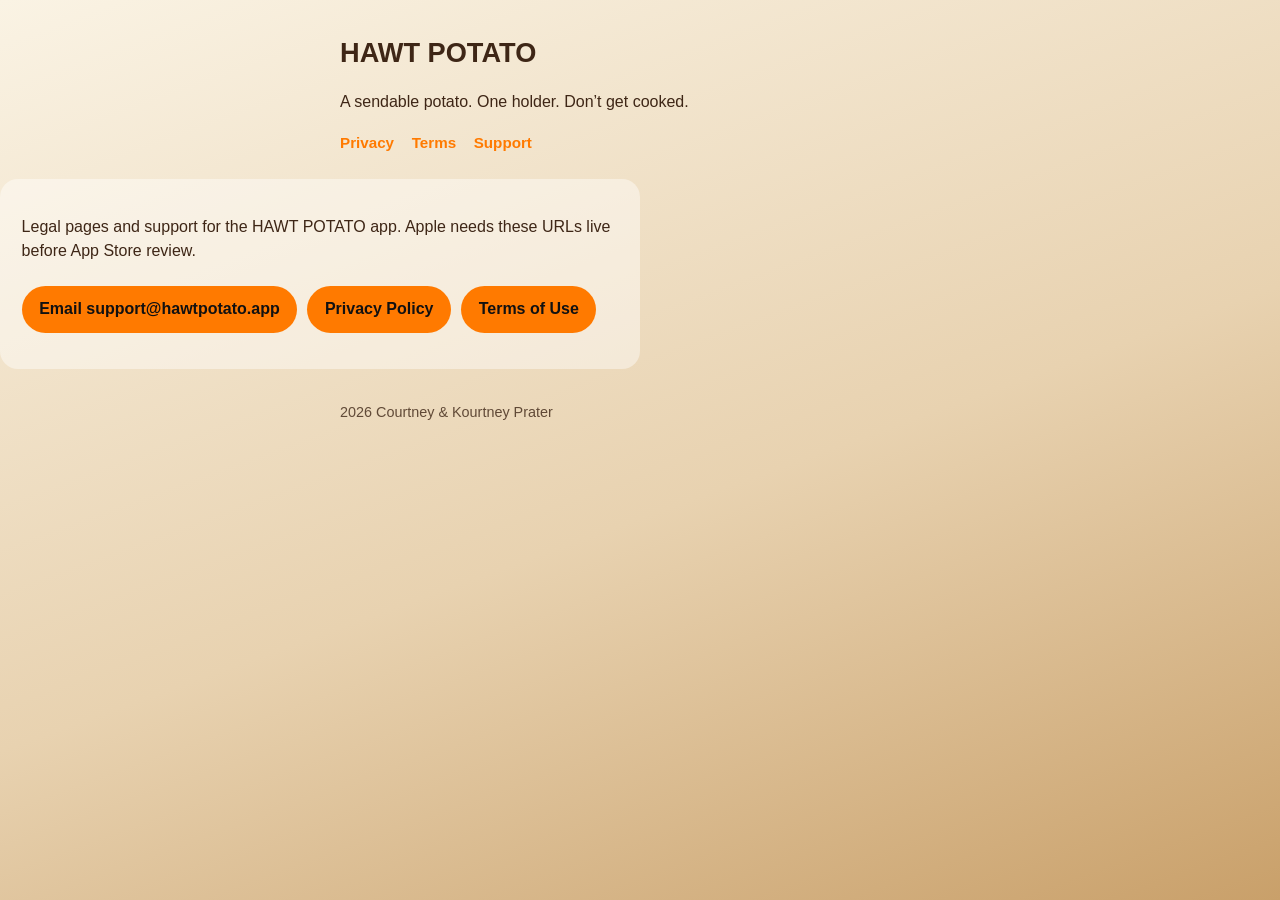
<file: docs/index.html>
<!DOCTYPE html>
<html lang="en">
<head>
  <meta charset="utf-8">
  <meta name="viewport" content="width=device-width, initial-scale=1">
  <title>HAWT POTATO</title>
  <link rel="stylesheet" href="style.css">
</head>
<body>
  <header>
    <h1>HAWT POTATO</h1>
    <p>A sendable potato. One holder. Don’t get cooked.</p>
    <nav>
      <a href="privacy/">Privacy</a>
      <a href="terms/">Terms</a>
      <a href="support/">Support</a>
    </nav>
  </header>
  <main class="card">
    <p>Legal pages and support for the HAWT POTATO app. Apple needs these URLs live before App Store review.</p>
    <p>
      <a class="btn" href="mailto:support@hawtpotato.app">Email support@hawtpotato.app</a>
      <a class="btn" href="privacy/">Privacy Policy</a>
      <a class="btn" href="terms/">Terms of Use</a>
    </p>
  </main>
  <footer>2026 Courtney &amp; Kourtney Prater</footer>
</body>
</html>
</file>
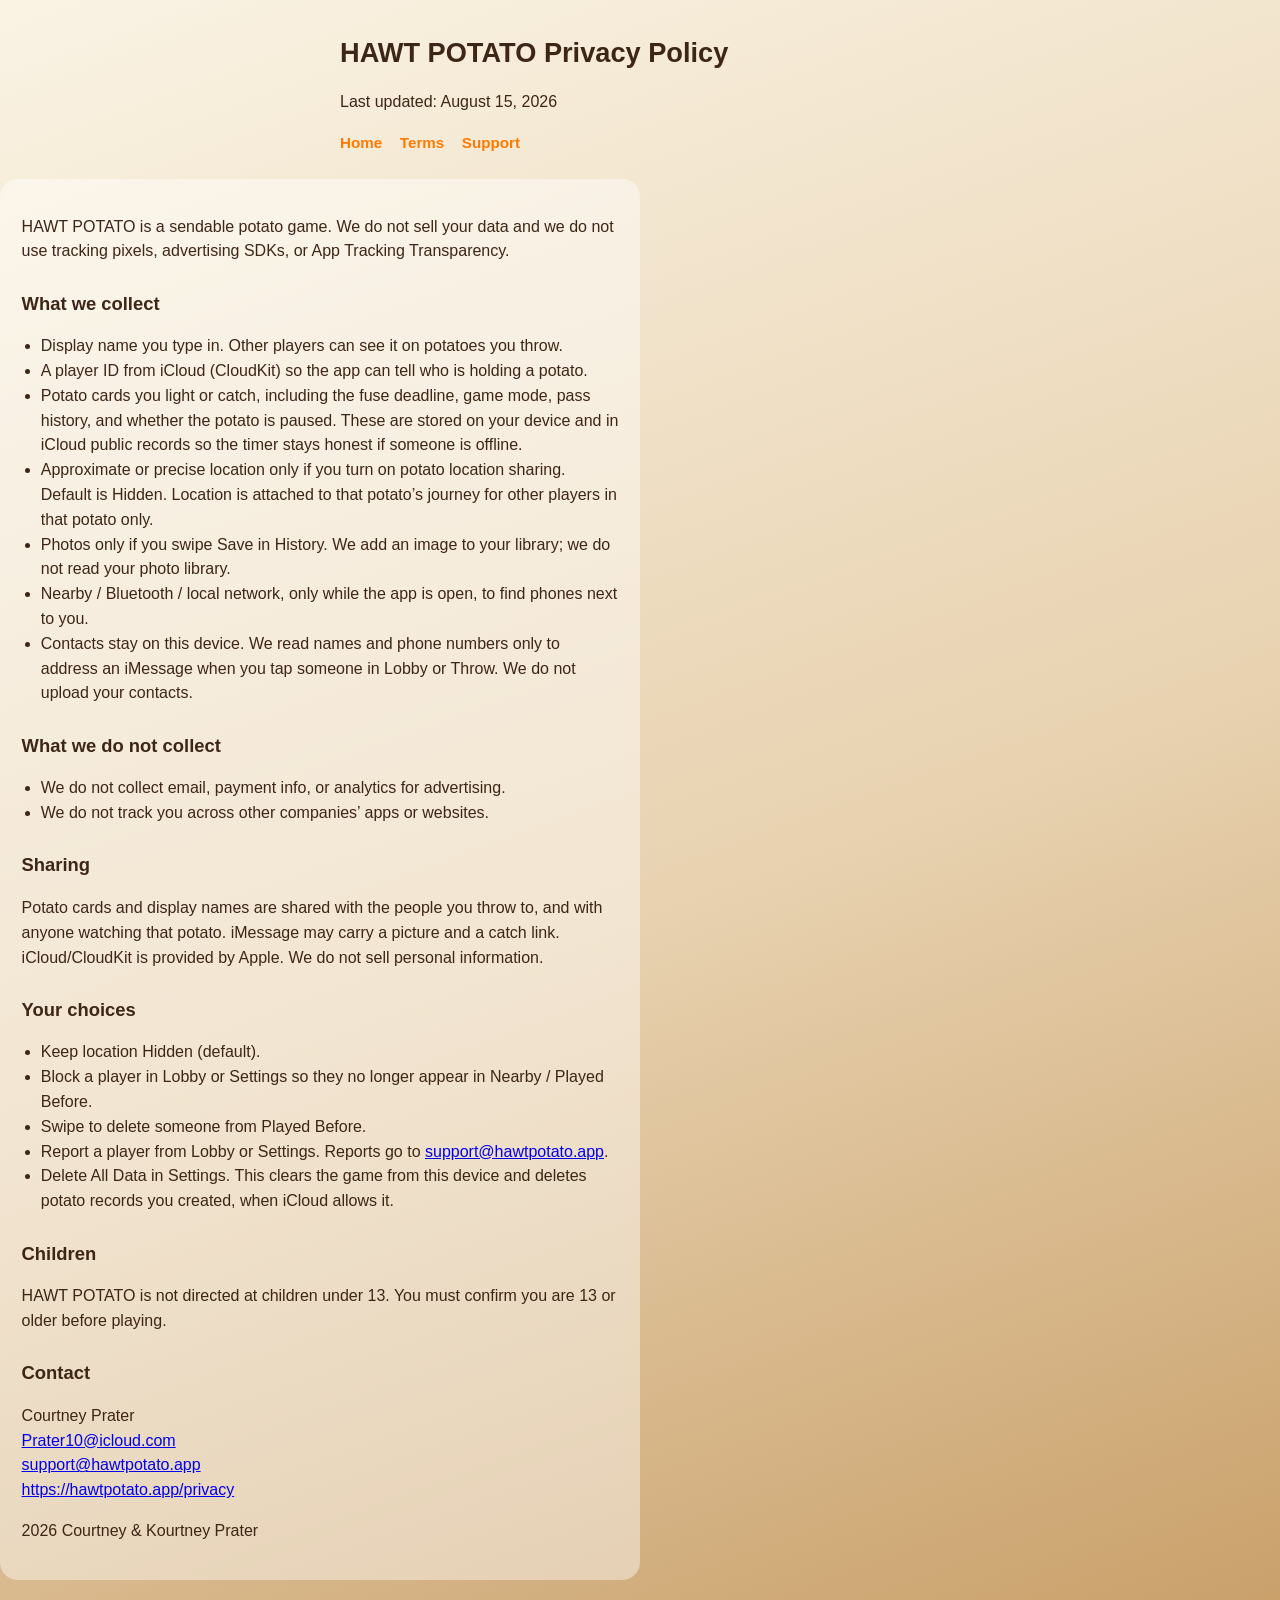
<file: docs/privacy/index.html>
<!DOCTYPE html>
<html lang="en">
<head>
  <meta charset="utf-8">
  <meta name="viewport" content="width=device-width, initial-scale=1">
  <title>HAWT POTATO Privacy Policy</title>
  <link rel="stylesheet" href="../style.css">
</head>
<body>
  <header>
    <h1>HAWT POTATO Privacy Policy</h1>
    <p>Last updated: August 15, 2026</p>
    <nav>
      <a href="../">Home</a>
      <a href="../terms/">Terms</a>
      <a href="../support/">Support</a>
    </nav>
  </header>
  <main class="card">
    <p>HAWT POTATO is a sendable potato game. We do not sell your data and we do not use tracking pixels, advertising SDKs, or App Tracking Transparency.</p>

    <h2>What we collect</h2>
    <ul>
      <li>Display name you type in. Other players can see it on potatoes you throw.</li>
      <li>A player ID from iCloud (CloudKit) so the app can tell who is holding a potato.</li>
      <li>Potato cards you light or catch, including the fuse deadline, game mode, pass history, and whether the potato is paused. These are stored on your device and in iCloud public records so the timer stays honest if someone is offline.</li>
      <li>Approximate or precise location only if you turn on potato location sharing. Default is Hidden. Location is attached to that potato’s journey for other players in that potato only.</li>
      <li>Photos only if you swipe Save in History. We add an image to your library; we do not read your photo library.</li>
      <li>Nearby / Bluetooth / local network, only while the app is open, to find phones next to you.</li>
      <li>Contacts stay on this device. We read names and phone numbers only to address an iMessage when you tap someone in Lobby or Throw. We do not upload your contacts.</li>
    </ul>

    <h2>What we do not collect</h2>
    <ul>
      <li>We do not collect email, payment info, or analytics for advertising.</li>
      <li>We do not track you across other companies’ apps or websites.</li>
    </ul>

    <h2>Sharing</h2>
    <p>Potato cards and display names are shared with the people you throw to, and with anyone watching that potato. iMessage may carry a picture and a catch link. iCloud/CloudKit is provided by Apple. We do not sell personal information.</p>

    <h2>Your choices</h2>
    <ul>
      <li>Keep location Hidden (default).</li>
      <li>Block a player in Lobby or Settings so they no longer appear in Nearby / Played Before.</li>
      <li>Swipe to delete someone from Played Before.</li>
      <li>Report a player from Lobby or Settings. Reports go to <a href="mailto:support@hawtpotato.app">support@hawtpotato.app</a>.</li>
      <li>Delete All Data in Settings. This clears the game from this device and deletes potato records you created, when iCloud allows it.</li>
    </ul>

    <h2>Children</h2>
    <p>HAWT POTATO is not directed at children under 13. You must confirm you are 13 or older before playing.</p>

    <h2>Contact</h2>
    <p>Courtney Prater<br>
    <a href="mailto:Prater10@icloud.com">Prater10@icloud.com</a><br>
    <a href="mailto:support@hawtpotato.app">support@hawtpotato.app</a><br>
    <a href="https://hawtpotato.app/privacy">https://hawtpotato.app/privacy</a></p>
    <p>2026 Courtney &amp; Kourtney Prater</p>
  </main>
</body>
</html>
</file>
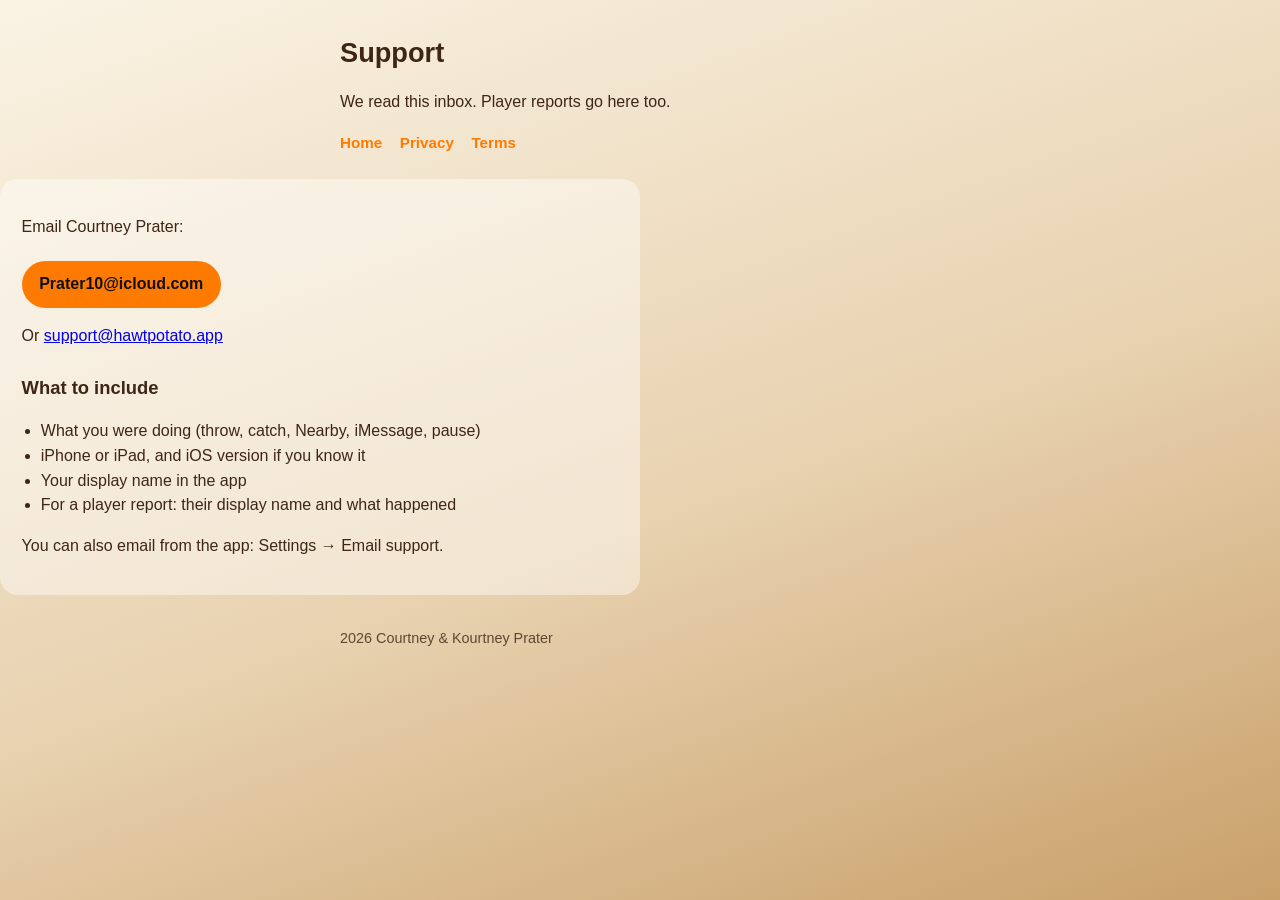
<file: docs/support/index.html>
<!DOCTYPE html>
<html lang="en">
<head>
  <meta charset="utf-8">
  <meta name="viewport" content="width=device-width, initial-scale=1">
  <title>HAWT POTATO Support</title>
  <link rel="stylesheet" href="../style.css">
</head>
<body>
  <header>
    <h1>Support</h1>
    <p>We read this inbox. Player reports go here too.</p>
    <nav>
      <a href="../">Home</a>
      <a href="../privacy/">Privacy</a>
      <a href="../terms/">Terms</a>
    </nav>
  </header>
  <main class="card">
    <p>Email Courtney Prater:</p>
    <p><a class="btn" href="mailto:Prater10@icloud.com?subject=HAWT%20POTATO%20support">Prater10@icloud.com</a></p>
    <p>Or <a href="mailto:support@hawtpotato.app">support@hawtpotato.app</a></p>
    <h2>What to include</h2>
    <ul>
      <li>What you were doing (throw, catch, Nearby, iMessage, pause)</li>
      <li>iPhone or iPad, and iOS version if you know it</li>
      <li>Your display name in the app</li>
      <li>For a player report: their display name and what happened</li>
    </ul>
    <p>You can also email from the app: Settings → Email support.</p>
  </main>
  <footer>2026 Courtney &amp; Kourtney Prater</footer>
</body>
</html>
</file>
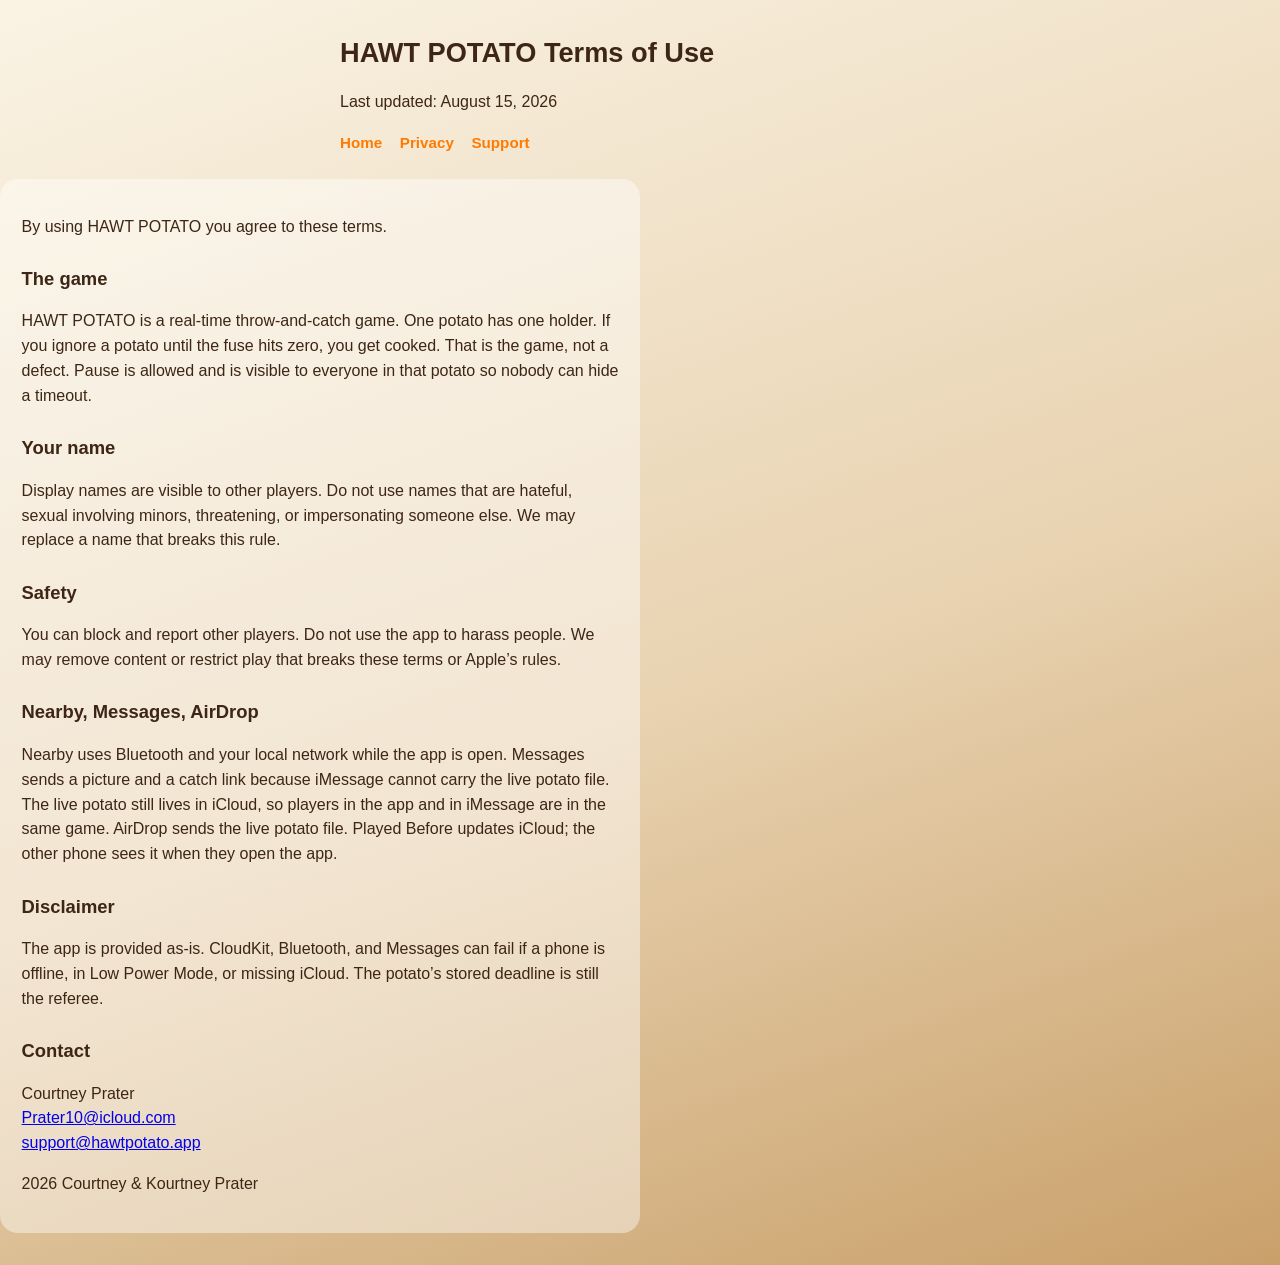
<file: docs/terms/index.html>
<!DOCTYPE html>
<html lang="en">
<head>
  <meta charset="utf-8">
  <meta name="viewport" content="width=device-width, initial-scale=1">
  <title>HAWT POTATO Terms of Use</title>
  <link rel="stylesheet" href="../style.css">
</head>
<body>
  <header>
    <h1>HAWT POTATO Terms of Use</h1>
    <p>Last updated: August 15, 2026</p>
    <nav>
      <a href="../">Home</a>
      <a href="../privacy/">Privacy</a>
      <a href="../support/">Support</a>
    </nav>
  </header>
  <main class="card">
    <p>By using HAWT POTATO you agree to these terms.</p>

    <h2>The game</h2>
    <p>HAWT POTATO is a real-time throw-and-catch game. One potato has one holder. If you ignore a potato until the fuse hits zero, you get cooked. That is the game, not a defect. Pause is allowed and is visible to everyone in that potato so nobody can hide a timeout.</p>

    <h2>Your name</h2>
    <p>Display names are visible to other players. Do not use names that are hateful, sexual involving minors, threatening, or impersonating someone else. We may replace a name that breaks this rule.</p>

    <h2>Safety</h2>
    <p>You can block and report other players. Do not use the app to harass people. We may remove content or restrict play that breaks these terms or Apple’s rules.</p>

    <h2>Nearby, Messages, AirDrop</h2>
    <p>Nearby uses Bluetooth and your local network while the app is open. Messages sends a picture and a catch link because iMessage cannot carry the live potato file. The live potato still lives in iCloud, so players in the app and in iMessage are in the same game. AirDrop sends the live potato file. Played Before updates iCloud; the other phone sees it when they open the app.</p>

    <h2>Disclaimer</h2>
    <p>The app is provided as-is. CloudKit, Bluetooth, and Messages can fail if a phone is offline, in Low Power Mode, or missing iCloud. The potato’s stored deadline is still the referee.</p>

    <h2>Contact</h2>
    <p>Courtney Prater<br>
    <a href="mailto:Prater10@icloud.com">Prater10@icloud.com</a><br>
    <a href="mailto:support@hawtpotato.app">support@hawtpotato.app</a></p>
    <p>2026 Courtney &amp; Kourtney Prater</p>
  </main>
</body>
</html>
</file>
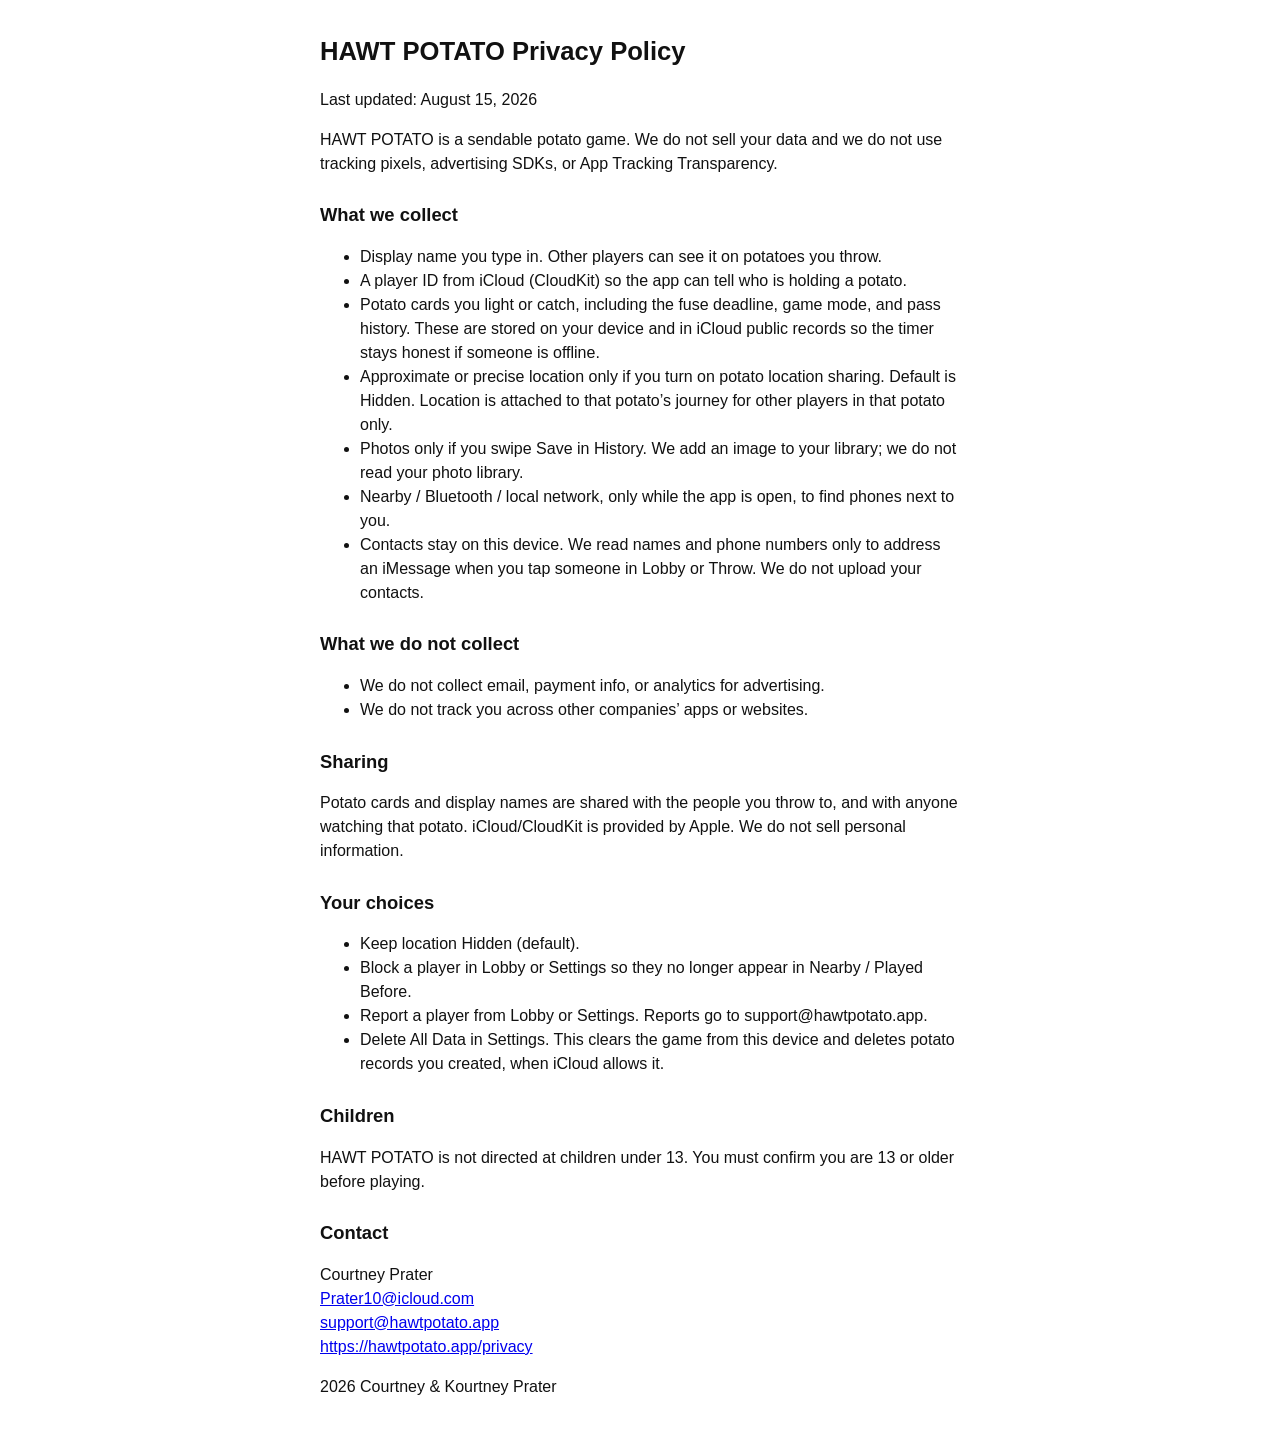
<file: AppStore/privacy.html>
<!DOCTYPE html>
<html lang="en">
<head>
  <meta charset="utf-8">
  <meta name="viewport" content="width=device-width, initial-scale=1">
  <title>HAWT POTATO Privacy Policy</title>
  <style>
    body { font-family: -apple-system, BlinkMacSystemFont, sans-serif; max-width: 40rem; margin: 2rem auto; padding: 0 1.25rem; line-height: 1.5; color: #111; }
    h1 { font-size: 1.6rem; }
    h2 { font-size: 1.15rem; margin-top: 1.6rem; }
  </style>
</head>
<body>
  <h1>HAWT POTATO Privacy Policy</h1>
  <p>Last updated: August 15, 2026</p>
  <p>HAWT POTATO is a sendable potato game. We do not sell your data and we do not use tracking pixels, advertising SDKs, or App Tracking Transparency.</p>

  <h2>What we collect</h2>
  <ul>
    <li>Display name you type in. Other players can see it on potatoes you throw.</li>
    <li>A player ID from iCloud (CloudKit) so the app can tell who is holding a potato.</li>
    <li>Potato cards you light or catch, including the fuse deadline, game mode, and pass history. These are stored on your device and in iCloud public records so the timer stays honest if someone is offline.</li>
    <li>Approximate or precise location only if you turn on potato location sharing. Default is Hidden. Location is attached to that potato’s journey for other players in that potato only.</li>
    <li>Photos only if you swipe Save in History. We add an image to your library; we do not read your photo library.</li>
    <li>Nearby / Bluetooth / local network, only while the app is open, to find phones next to you.</li>
    <li>Contacts stay on this device. We read names and phone numbers only to address an iMessage when you tap someone in Lobby or Throw. We do not upload your contacts.</li>
  </ul>

  <h2>What we do not collect</h2>
  <ul>
    <li>We do not collect email, payment info, or analytics for advertising.</li>
    <li>We do not track you across other companies’ apps or websites.</li>
  </ul>

  <h2>Sharing</h2>
  <p>Potato cards and display names are shared with the people you throw to, and with anyone watching that potato. iCloud/CloudKit is provided by Apple. We do not sell personal information.</p>

  <h2>Your choices</h2>
  <ul>
    <li>Keep location Hidden (default).</li>
    <li>Block a player in Lobby or Settings so they no longer appear in Nearby / Played Before.</li>
    <li>Report a player from Lobby or Settings. Reports go to support@hawtpotato.app.</li>
    <li>Delete All Data in Settings. This clears the game from this device and deletes potato records you created, when iCloud allows it.</li>
  </ul>

  <h2>Children</h2>
  <p>HAWT POTATO is not directed at children under 13. You must confirm you are 13 or older before playing.</p>

  <h2>Contact</h2>
  <p>Courtney Prater<br>
  <a href="mailto:Prater10@icloud.com">Prater10@icloud.com</a><br>
  <a href="mailto:support@hawtpotato.app">support@hawtpotato.app</a><br>
  <a href="https://hawtpotato.app/privacy">https://hawtpotato.app/privacy</a></p>
  <p>2026 Courtney &amp; Kourtney Prater</p>
</body>
</html>
</file>
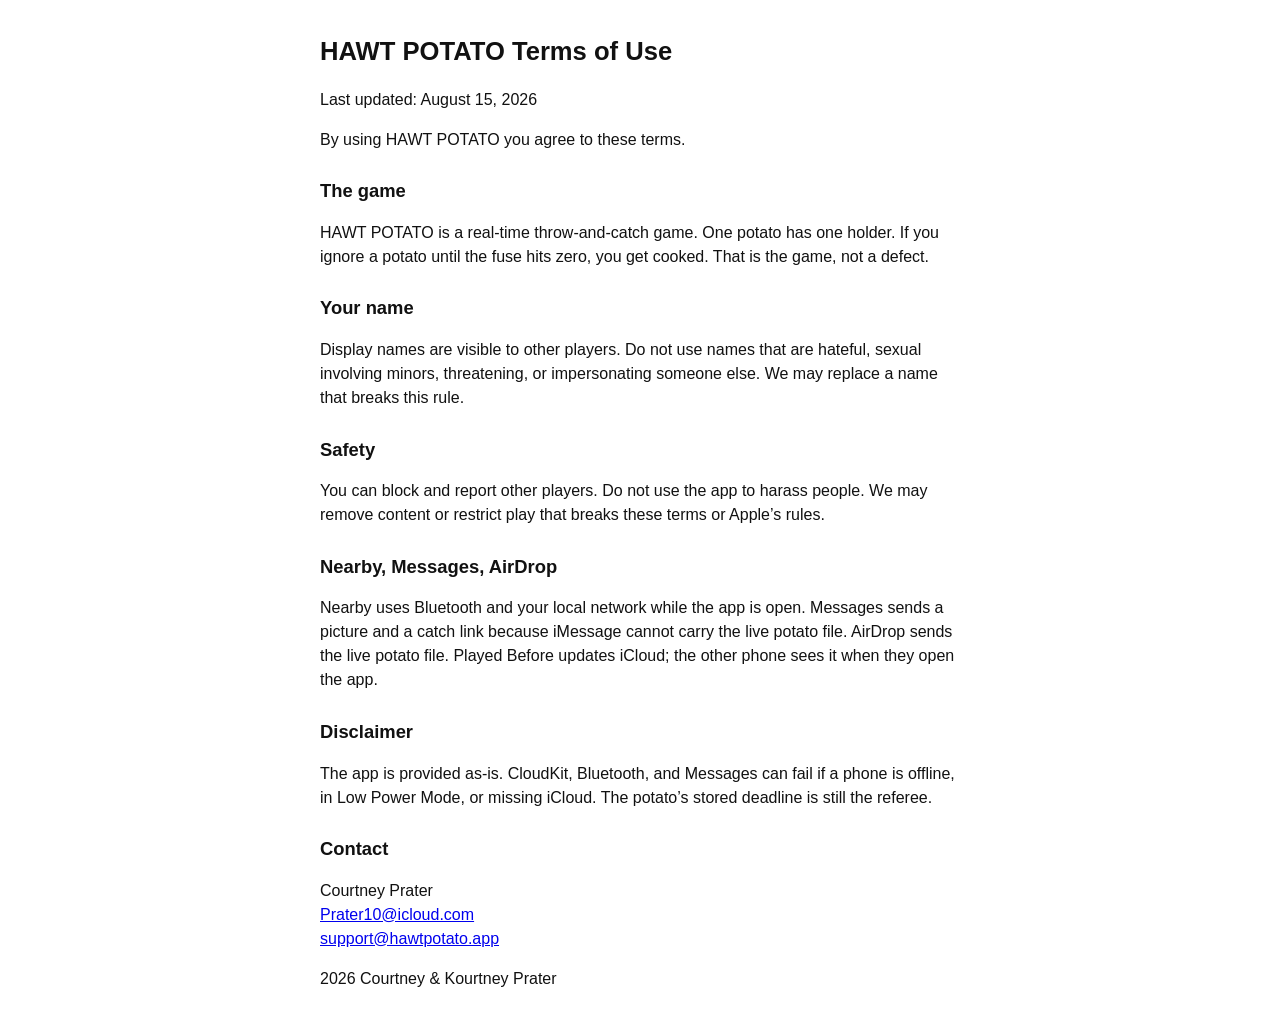
<file: AppStore/terms.html>
<!DOCTYPE html>
<html lang="en">
<head>
  <meta charset="utf-8">
  <meta name="viewport" content="width=device-width, initial-scale=1">
  <title>HAWT POTATO Terms of Use</title>
  <style>
    body { font-family: -apple-system, BlinkMacSystemFont, sans-serif; max-width: 40rem; margin: 2rem auto; padding: 0 1.25rem; line-height: 1.5; color: #111; }
    h1 { font-size: 1.6rem; }
    h2 { font-size: 1.15rem; margin-top: 1.6rem; }
  </style>
</head>
<body>
  <h1>HAWT POTATO Terms of Use</h1>
  <p>Last updated: August 15, 2026</p>
  <p>By using HAWT POTATO you agree to these terms.</p>

  <h2>The game</h2>
  <p>HAWT POTATO is a real-time throw-and-catch game. One potato has one holder. If you ignore a potato until the fuse hits zero, you get cooked. That is the game, not a defect.</p>

  <h2>Your name</h2>
  <p>Display names are visible to other players. Do not use names that are hateful, sexual involving minors, threatening, or impersonating someone else. We may replace a name that breaks this rule.</p>

  <h2>Safety</h2>
  <p>You can block and report other players. Do not use the app to harass people. We may remove content or restrict play that breaks these terms or Apple’s rules.</p>

  <h2>Nearby, Messages, AirDrop</h2>
  <p>Nearby uses Bluetooth and your local network while the app is open. Messages sends a picture and a catch link because iMessage cannot carry the live potato file. AirDrop sends the live potato file. Played Before updates iCloud; the other phone sees it when they open the app.</p>

  <h2>Disclaimer</h2>
  <p>The app is provided as-is. CloudKit, Bluetooth, and Messages can fail if a phone is offline, in Low Power Mode, or missing iCloud. The potato’s stored deadline is still the referee.</p>

  <h2>Contact</h2>
  <p>Courtney Prater<br>
  <a href="mailto:Prater10@icloud.com">Prater10@icloud.com</a><br>
  <a href="mailto:support@hawtpotato.app">support@hawtpotato.app</a></p>
  <p>2026 Courtney &amp; Kourtney Prater</p>
</body>
</html>
</file>
<file: docs/style.css>
:root {
  --cream: #faf3e4;
  --tan: #e8d2b0;
  --brown: #b08456;
  --ink: #3e2616;
  --orange: #ff7a00;
}

* { box-sizing: border-box; }

body {
  font-family: -apple-system, BlinkMacSystemFont, "Segoe UI", sans-serif;
  margin: 0;
  min-height: 100vh;
  line-height: 1.55;
  color: var(--ink);
  background: linear-gradient(160deg, var(--cream), var(--tan) 55%, #c9a06a);
}

header, main, footer {
  max-width: 40rem;
  margin: 0 auto;
  padding: 0 1.25rem;
}

header {
  padding-top: 2rem;
}

nav {
  display: flex;
  flex-wrap: wrap;
  gap: 0.75rem 1.1rem;
  margin: 0.75rem 0 1.5rem;
  font-size: 0.95rem;
  font-weight: 700;
}

nav a { color: var(--orange); text-decoration: none; }
nav a:hover { text-decoration: underline; }

h1 { font-size: 1.7rem; margin: 0 0 0.4rem; }
h2 { font-size: 1.15rem; margin-top: 1.6rem; }
p, li { font-size: 1rem; }
ul { padding-left: 1.2rem; }

.card {
  background: rgba(255, 255, 255, 0.42);
  border-radius: 18px;
  padding: 1.25rem 1.35rem;
  margin: 1rem 0 2rem;
}

.btn {
  display: inline-block;
  background: var(--orange);
  color: #111;
  font-weight: 800;
  text-decoration: none;
  padding: 0.7rem 1.1rem;
  border-radius: 999px;
  margin: 0.35rem 0.35rem 0 0;
}

footer {
  padding: 0 1.25rem 2.5rem;
  font-size: 0.9rem;
  opacity: 0.8;
}
</file>
